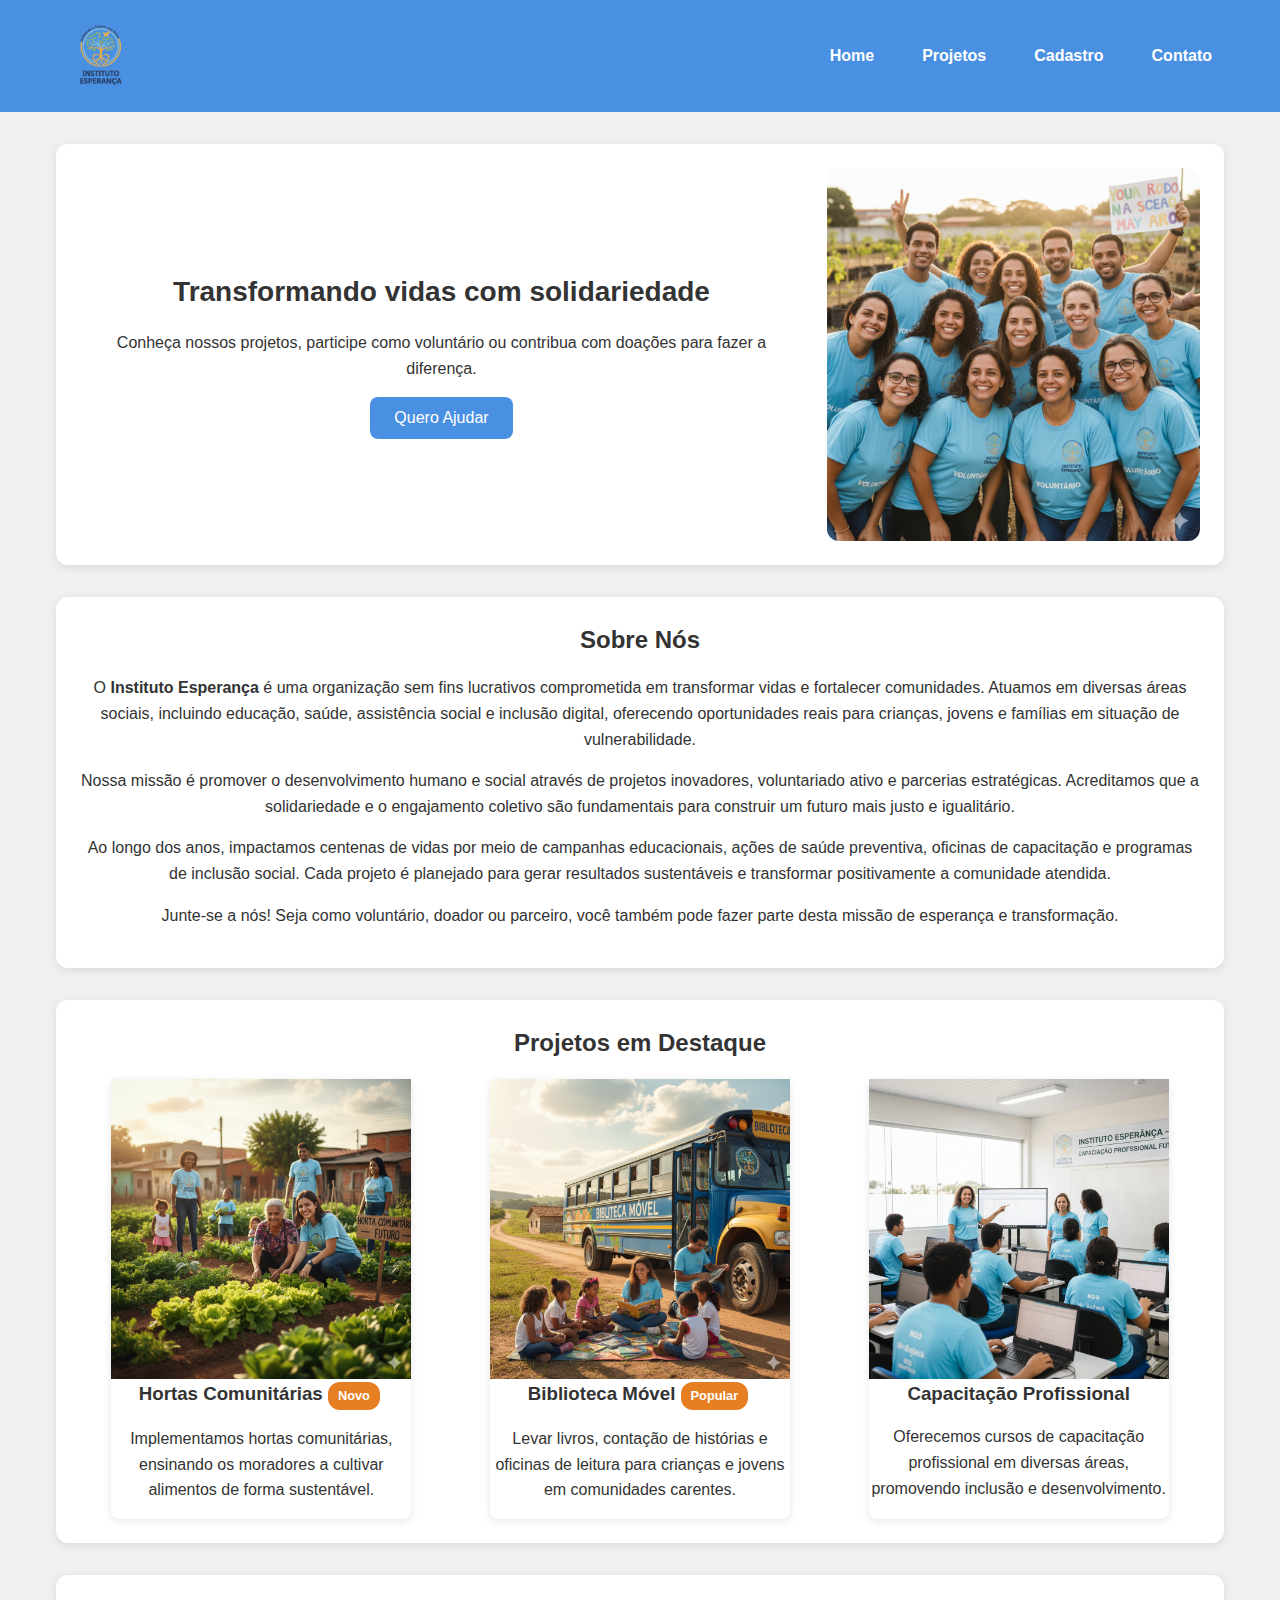
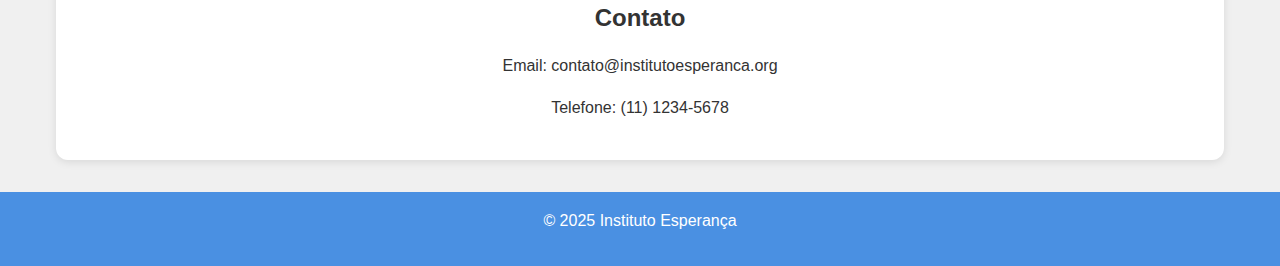
<file: Instituto esperanca/index.html>
<!DOCTYPE html>
<html lang="pt-br">
<head>
<meta charset="UTF-8">
<meta name="viewport" content="width=device-width, initial-scale=1.0">
<title>Instituto Esperança - Página Inicial</title>
<link rel="stylesheet" href="assets/styles/layout.css">
<link rel="stylesheet" href="assets/styles/menu.css">
<link rel="stylesheet" href="assets/styles/components.css">
<link rel="stylesheet" href="assets/styles/forms.css">
<script src="assets/scripts/dropdown.js"></script>
<script src="assets/scripts/spa.js"></script>

</head>
<body>

<!-- ALERT DE SUCESSO -->
<div id="alert-success" class="alert success" style="display:none;">
    Formulário enviado com sucesso!
</div>

<header>
    <nav class="navbar container">
        <!-- Logo -->
        <div class="logo">
            <img src="assets/images/institutoEsperanca.png" alt="Instituto Esperança">
        </div>

        <!-- Menu -->
        <ul id="menu">
            <li><a href="index.html">Home</a></li>
            <li>
                <a href="#">Projetos</a>
                <ul>
                    <li><a href="projetos.html">Todos Projetos</a></li>
                    <li><a href="voluntariado.html">Voluntariado</a></li>
                    <li><a href="doacoes.html">Doações</a></li>
                </ul>
            </li>
            <li><a href="cadastro.html">Cadastro</a></li>
            <li><a href="contato.html">Contato</a></li>
        </ul>

        <!-- Hamburger -->
        <div class="hamburger" id="hamburger">
            <div></div>
            <div></div>
            <div></div>
        </div>
    </nav>
</header>

<main class="container">

    <!-- Hero Section -->
    <section class="hero">
        <div class="hero-text">
            <h2>Transformando vidas com solidariedade</h2>
            <p>Conheça nossos projetos, participe como voluntário ou contribua com doações para fazer a diferença.</p>
            <button onclick="openModal()">Quero Ajudar</button>
        </div>
        <div class="hero-image">
            <img src="assets/images/voluntariado.png" alt="Imagem de voluntariado">
        </div>
    </section>

    <!-- Sobre Nós -->
    <section class="sobre-nos">
        <h2>Sobre Nós</h2>
        <p>
            O <strong>Instituto Esperança</strong> é uma organização sem fins lucrativos comprometida em transformar vidas e fortalecer comunidades. 
            Atuamos em diversas áreas sociais, incluindo educação, saúde, assistência social e inclusão digital, oferecendo oportunidades reais 
            para crianças, jovens e famílias em situação de vulnerabilidade.
        </p>
        <p>
            Nossa missão é promover o desenvolvimento humano e social através de projetos inovadores, voluntariado ativo e parcerias estratégicas. 
            Acreditamos que a solidariedade e o engajamento coletivo são fundamentais para construir um futuro mais justo e igualitário.
        </p>
        <p>
            Ao longo dos anos, impactamos centenas de vidas por meio de campanhas educacionais, ações de saúde preventiva, oficinas de capacitação 
            e programas de inclusão social. Cada projeto é planejado para gerar resultados sustentáveis e transformar positivamente a comunidade atendida.
        </p>
        <p>
            Junte-se a nós! Seja como voluntário, doador ou parceiro, você também pode fazer parte desta missão de esperança e transformação.
        </p>
    </section>   

    <!-- Projetos em Destaque (sempre visível na home) -->
    <section class="projetos-destaque">
        <h2>Projetos em Destaque</h2>
        <div class="cards-grid">
            <div class="card">
                <img src="assets/images/projeto1.png" alt="Projeto 1">
                <h3>Hortas Comunitárias <span class="badge">Novo</span></h3>
                <p>Implementamos hortas comunitárias, ensinando os moradores a cultivar alimentos de forma sustentável.</p>
            </div>
            <div class="card">
                <img src="assets/images/projeto2.png" alt="Projeto 2">
                <h3>Biblioteca Móvel <span class="badge">Popular</span></h3>
                <p>Levar livros, contação de histórias e oficinas de leitura para crianças e jovens em comunidades carentes.</p>
            </div>
            <div class="card">
                <img src="assets/images/projeto3.png" alt="Projeto 3">
                <h3>Capacitação Profissional</h3>
                <p>Oferecemos cursos de capacitação profissional em diversas áreas, promovendo inclusão e desenvolvimento.</p>
            </div>
        </div>
    </section>

    <!-- Contato -->
    <section class="contato">
        <h2>Contato</h2>
        <p>Email: contato@institutoesperanca.org</p>
        <p>Telefone: (11) 1234-5678</p>
    </section>

</main>

<!-- Modal -->
<div id="modal" class="modal">
    <div class="modal-content">
        <h3>Confirmação</h3>
        <p>Deseja realmente enviar o formulário de inscrição?</p>
        <button onclick="closeModal()">Cancelar</button>
        <button onclick="confirmModal()">Confirmar</button>
    </div>
</div>

<footer>
    <p>© 2025 Instituto Esperança</p>
</footer>

</body>
</html>
</file>
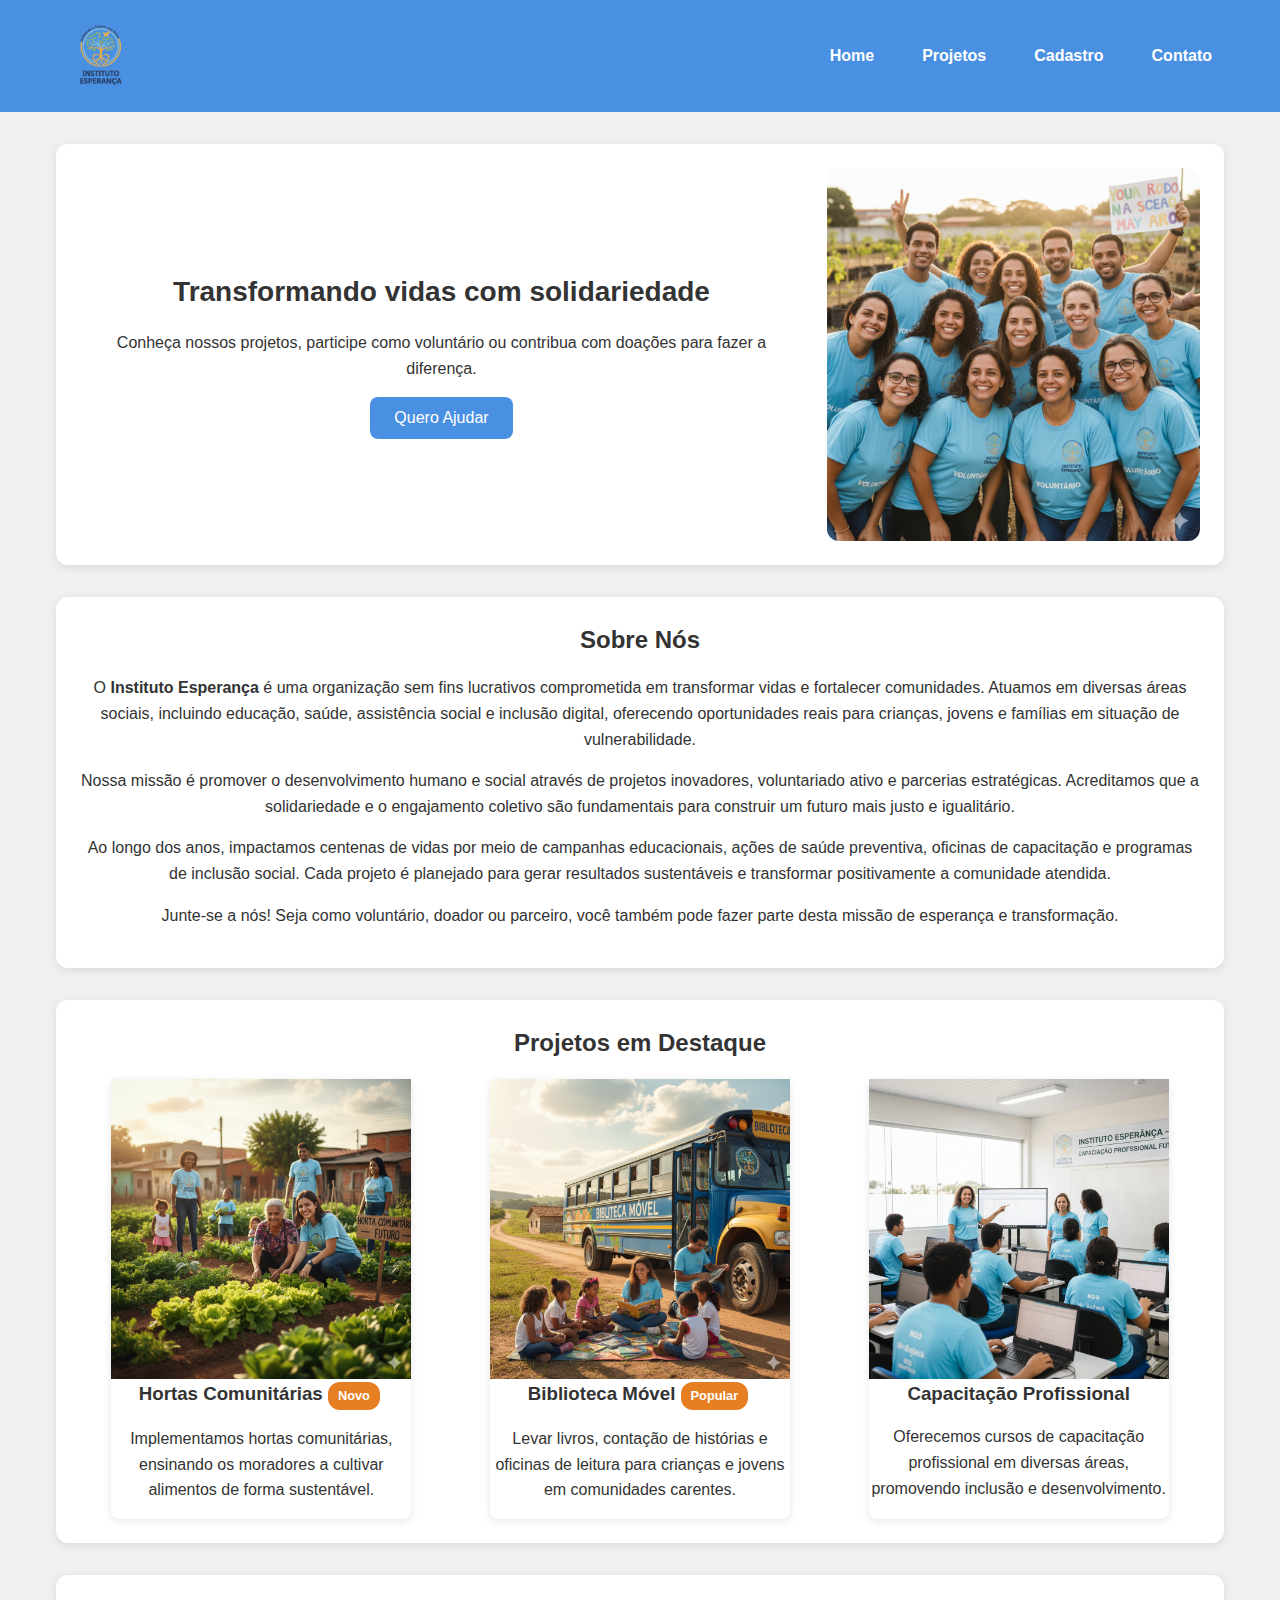
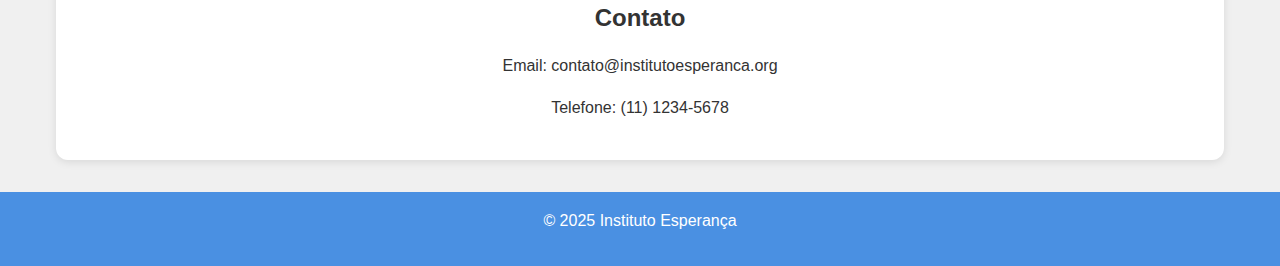
<file: Instituto esperanca/Instituto esperanca/index.html>
<!DOCTYPE html>
<html lang="pt-br">
<head>
<meta charset="UTF-8">
<meta name="viewport" content="width=device-width, initial-scale=1.0">
<title>Instituto Esperança - Página Inicial</title>
<link rel="stylesheet" href="assets/styles/layout.css">
<link rel="stylesheet" href="assets/styles/menu.css">
<link rel="stylesheet" href="assets/styles/components.css">
<link rel="stylesheet" href="assets/styles/forms.css">
<script src="assets/scripts/dropdown.js"></script>
<script src="assets/scripts/flashMensagem.js">
    
</script>
</head>
<body>

<!-- ALERT DE SUCESSO -->
<div id="alert-success" class="alert success" style="display:none;">
    Formulário enviado com sucesso!
</div>

<header>
    <nav class="navbar container">
        <!-- Logo -->
        <div class="logo">
            <img src="assets/images/institutoEsperanca.png" alt="Instituto Esperança">
        </div>

        <!-- Menu -->
        <ul id="menu">
            <li><a href="index.html">Home</a></li>
            <li>
                <a href="#">Projetos</a>
                <ul>
                    <li><a href="projetos.html">Todos Projetos</a></li>
                    <li><a href="#">Voluntariado</a></li>
                    <li><a href="#">Doações</a></li>
                </ul>
            </li>
            <li><a href="cadastro.html">Cadastro</a></li>
            <li><a href="#">Contato</a></li>
        </ul>

        <!-- Hamburger -->
        <div class="hamburger" id="hamburger">
            <div></div>
            <div></div>
            <div></div>
        </div>
    </nav>
</header>

<main class="container">

    <!-- Hero Section -->
    <section class="hero">
        <div class="hero-text">
            <h2>Transformando vidas com solidariedade</h2>
            <p>Conheça nossos projetos, participe como voluntário ou contribua com doações para fazer a diferença.</p>
            <button onclick="openModal()">Quero Ajudar</button>
        </div>
        <div class="hero-image">
            <img src="assets/images/voluntariado.png" alt="Imagem de voluntariado">
        </div>
    </section>

    <!-- Sobre Nós -->
    <section class="sobre-nos">
        <h2>Sobre Nós</h2>
        <p>
            O <strong>Instituto Esperança</strong> é uma organização sem fins lucrativos comprometida em transformar vidas e fortalecer comunidades. 
            Atuamos em diversas áreas sociais, incluindo educação, saúde, assistência social e inclusão digital, oferecendo oportunidades reais 
            para crianças, jovens e famílias em situação de vulnerabilidade.
        </p>
        <p>
            Nossa missão é promover o desenvolvimento humano e social através de projetos inovadores, voluntariado ativo e parcerias estratégicas. 
            Acreditamos que a solidariedade e o engajamento coletivo são fundamentais para construir um futuro mais justo e igualitário.
        </p>
        <p>
            Ao longo dos anos, impactamos centenas de vidas por meio de campanhas educacionais, ações de saúde preventiva, oficinas de capacitação 
            e programas de inclusão social. Cada projeto é planejado para gerar resultados sustentáveis e transformar positivamente a comunidade atendida.
        </p>
        <p>
            Junte-se a nós! Seja como voluntário, doador ou parceiro, você também pode fazer parte desta missão de esperança e transformação.
        </p>
    </section>   

    <!-- Projetos -->
    <section>
        <h2>Projetos em Destaque</h2>
        <div class="cards-grid">
            <div class="card">
                <img src="assets/images/projeto1.png" alt="Projeto 1">
                <h3>Hortas Comunitárias <span class="badge">Novo</span></h3>
                <p>Implementamos hortas comunitárias, ensinando os moradores a cultivar alimentos de forma sustentável.</p>
            </div>
            <div class="card">
                <img src="assets/images/projeto2.png" alt="Projeto 2">
                <h3>Biblioteca Móvel <span class="badge">Popular</span></h3>
                <p>Levar livros, contação de histórias e oficinas de leitura para crianças e jovens em comunidades carentes.</p>
            </div>
            <div class="card">
                <img src="assets/images/projeto3.png" alt="Projeto 3">
                <h3>Capacitação Profissional</h3>
                <p>Oferecemos cursos de capacitação profissional em diversas áreas, promovendo inclusão e desenvolvimento.</p>
            </div>
        </div>
    </section>

    <!-- Contato -->
    <section>
        <h2>Contato</h2>
        <p>Email: contato@institutoesperanca.org</p>
        <p>Telefone: (11) 1234-5678</p>
    </section>

</main>

<!-- Modal -->
<div id="modal" class="modal">
    <div class="modal-content">
        <h3>Confirmação</h3>
        <p>Deseja realmente enviar o formulário de inscrição?</p>
        <button onclick="closeModal()">Cancelar</button>
        <button onclick="confirmModal()">Confirmar</button>
    </div>
</div>

<footer>
    <p>© 2025 Instituto Esperança</p>
</footer>

</body>
</html>
</file>
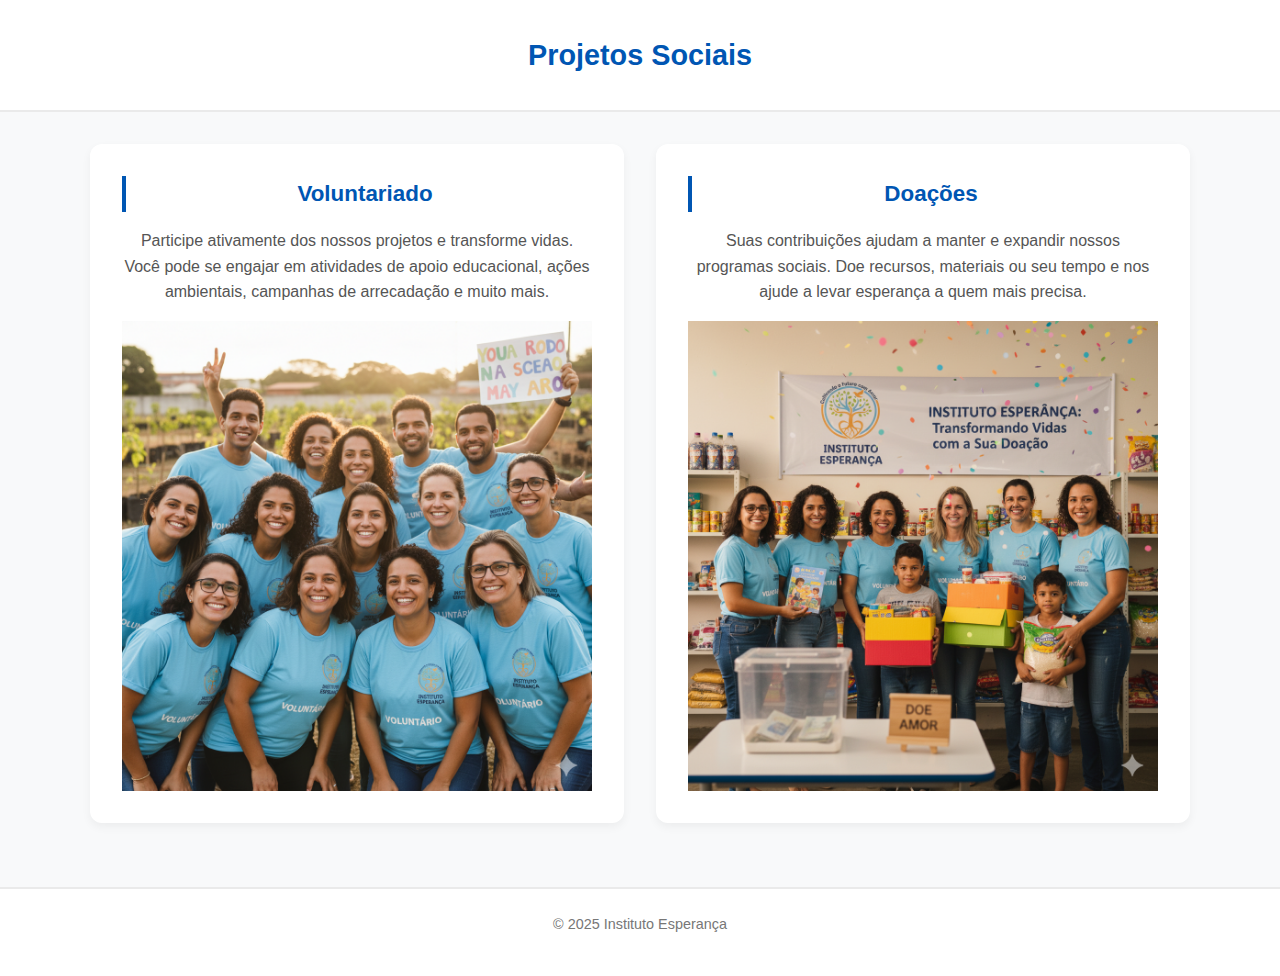
<file: Instituto esperanca/projetos.html>
<!DOCTYPE html>
<html lang="pt-br">
<head>
<meta charset="UTF-8">
<meta name="viewport" content="width=device-width, initial-scale=1.0">
<title>Projetos - Instituto Esperança</title>
<link rel="stylesheet" href="assets/styles/layout.css">
<link rel="stylesheet" href="assets/styles/components.css">
<link rel="stylesheet" href="assets/styles/projetos.css">
</head>
<body>

<header>
    <h1>Projetos Sociais</h1>
</header>

<main>
    <section>
        <h2>Voluntariado</h2>
        <p>Participe ativamente dos nossos projetos e transforme vidas. Você pode se engajar em atividades de apoio educacional, ações ambientais, campanhas de arrecadação e muito mais.</p>
        <img src="assets/images/voluntariado.png" alt="Imagem de voluntariado">
    </section>

    <section>
        <h2>Doações</h2>
        <p>Suas contribuições ajudam a manter e expandir nossos programas sociais. Doe recursos, materiais ou seu tempo e nos ajude a levar esperança a quem mais precisa.</p>
        <img src="assets/images/doacao.png" alt="Imagem de voluntariado">
    </section>
</main>

<footer>
    <p>© 2025 Instituto Esperança</p>
</footer>

</body>
</html>
</file>
<file: Instituto esperanca/assets/styles/layout.css>
/* ------------------------------
   BASE
-------------------------------- */
body {
    margin: 0;
    font-family: Arial, sans-serif;
    background-color: #f0f0f0;
    color: #333;
    line-height: 1.6;
}

h1,h2,h3 { margin: 0 0 16px 0; }
p { margin: 0 0 16px 0; }
img { max-width: 100%; display: block; }

/* ------------------------------
   CONTAINER PRINCIPAL
-------------------------------- */
.container {
    max-width: 1200px;
    margin: 0 auto;      /* centraliza horizontalmente */
    padding: 0 16px;     /* dá espaço nas laterais */
    box-sizing: border-box;
}

/* ------------------------------
   HEADER
-------------------------------- */
header {
    background-color: #4A90E2;
    color: white;
    padding: 16px 0;
    text-align: center;
}

header h1 {
    margin: 0;
}

/* ------------------------------
   HERO
-------------------------------- */
.hero {
    display: flex;
    flex-wrap: wrap;
    align-items: center;
    justify-content: center; /* centraliza horizontalmente */
    margin: 32px 0;
    gap: 24px;
    text-align: center; /* centraliza texto interno */
}

.hero-text {
    flex: 1 1 400px;
}

.hero-text h2 { font-size: 28px; margin-bottom: 16px; }
.hero-text p { font-size: 16px; }

.hero-image {
    flex: 1 1 50px;
}

.hero-image img {
    border-radius: 12px;
    max-width: 100%;
    height: auto;
}

/* ------------------------------
   SEÇÕES
-------------------------------- */
section {
    background-color: white;
    padding: 24px;
    border-radius: 12px;
    margin-bottom: 32px;
    box-shadow: 0 2px 8px rgba(0,0,0,0.1);
    text-align: center;
}

/* ------------------------------
   GRID DE CARDS
-------------------------------- */
.cards-grid {
    display: grid;
    grid-template-columns: repeat(auto-fit, minmax(280px, 1fr));
    gap: 16px;
    justify-items: center; /* centraliza cada card dentro da grid */
}

.card {
    background-color: #fff;
    border-radius: 8px;
    padding: 16px;
    box-shadow: 0 2px 8px rgba(0,0,0,0.1);
    width: 100%;
    max-width: 300px; /* mantém cards uniformes */
}

/* ------------------------------
   FOOTER
-------------------------------- */
footer {
    background-color: #4A90E2;
    color: white;
    text-align: center;
    padding: 16px 0;
}

/* ------------------------------
   RESPONSIVIDADE
-------------------------------- */
@media (max-width: 768px) {
    .hero {
        flex-direction: column; /* hero vira coluna no mobile */
    }
}
</file>
<file: Instituto esperanca/assets/styles/menu.css>
/* Menu principal */
.navbar {
    display: flex;
    justify-content: space-between;
    align-items: center;
    background-color: var(--cor-primaria, #4A90E2);
    padding: 16px;
    color: white;
    height: 80px; /* define altura fixa do navbar */
}

/* Logo maior visualmente sem aumentar o navbar */
.logo img {
    max-height: 60px; /* mantém dentro do navbar */
    width: auto;
    transform: scale(1.5); /* aumenta visualmente sem mexer no fundo */
    transform-origin: left center; /* alinha o aumento para o canto do navbar */
    transition: transform 0.3s ease;
}

/* Menu */
.navbar ul {
    list-style: none;
    display: flex;
    gap: 24px;
    margin: 0;
    padding: 0;
    align-items: center;
}

.navbar li {
    position: relative;
}

.navbar a {
    text-decoration: none;
    color: white;
    font-weight: bold;
    padding: 8px 12px;
}

/* Dropdown */
.navbar li ul {
    display: none;
    position: absolute;
    top: 100%;
    left: 0;
    background-color: var(--cor-primaria, #4A90E2);
    padding: 8px 0;
    border-radius: 8px;
    min-width: 180px;
}

.navbar li:hover ul {
    display: block;
}

.navbar li ul li {
    padding: 8px 16px;
}

/* Botão hambúrguer */
.hamburger {
    display: none;
    flex-direction: column;
    gap: 4px;
    cursor: pointer;
}

.hamburger div {
    width: 25px;
    height: 3px;
    background-color: white;
}

/* Responsivo */
@media (max-width: 768px) {
    .navbar ul {
        display: none;
        flex-direction: column;
        width: 100%;
        margin-top: 8px;
        background-color: var(--cor-primaria, #4A90E2);
        border-radius: 8px;
    }

    .navbar ul.active {
        display: flex;
    }

    .hamburger {
        display: flex;
    }

    .logo img {
        transform: scale(1.2); /* menor escala no mobile */
        max-height: 50px; /* mantém dentro do navbar */
    }
}

@media (max-width: 480px) {
    .logo img {
        transform: scale(1.1); /* ainda menor em celulares pequenos */
        max-height: 40px;
    }
}
</file>
<file: Instituto esperanca/assets/styles/components.css>
/* =============================
   Cards
============================= */
.card {
    background-color: var(--cor-neutra-1);
    border-radius: 8px;
    padding: var(--space-16);
    box-shadow: 0 2px 8px rgba(0,0,0,0.1);
    transition: transform 0.2s ease, box-shadow 0.2s ease;
}

.card:hover {
    transform: translateY(-4px);
    box-shadow: 0 6px 16px rgba(0,0,0,0.15);
}

/* =============================
   Botões
============================= */
button {
    background-color: var(--cor-primaria, #4A90E2);
    color: white;
    border: none;
    padding: 12px 24px;
    font-size: 1rem;
    border-radius: 8px;
    cursor: pointer;
    transition: all 0.2s ease;
}

button:hover {
    background-color: #357ABD;
}

button:focus {
    outline: 3px solid #FFD700;
}

button:active {
    transform: scale(0.97);
}

/* =============================
   Alerts
============================= */
.alert {
    padding: 12px 20px;
    border-radius: 6px;
    margin-bottom: 16px;
    font-weight: bold;
}

.alert.success { background-color: #2ECC71; color: white; }
.alert.error { background-color: #E74C3C; color: white; }
.alert.info { background-color: #3498DB; color: white; }

/* =============================
   Toasts
============================= */
.toast {
    position: fixed;
    bottom: 20px;
    right: 20px;
    background-color: #333;
    color: white;
    padding: 12px 20px;
    border-radius: 8px;
    opacity: 0;
    transform: translateY(50px);
    transition: all 0.4s ease;
    z-index: 999;
    max-width: 300px;
    word-wrap: break-word;
}

.toast.show {
    opacity: 1;
    transform: translateY(0);
}

/* =============================
   Modals
============================= */
.modal {
    position: fixed;
    top: 0;
    left: 0;
    width: 100%;
    height: 100%;
    background-color: rgba(0,0,0,0.6);
    display: none;
    justify-content: center;
    align-items: center;
    z-index: 1000;
}

.modal-content {
    background-color: white;
    padding: 24px;
    border-radius: 8px;
    max-width: 500px;
    width: 90%;
}

/* =============================
   Badges
============================= */
.badge {
    display: inline-block;
    padding: 4px 10px;
    border-radius: 12px;
    font-size: 0.8rem;
    font-weight: bold;
    color: white;
    background-color: var(--cor-secundaria, #E67E22);
    margin-right: 4px;
    transition: background-color 0.2s ease;
}

.badge:hover {
    background-color: #D35400;
}
</file>
<file: Instituto esperanca/assets/styles/forms.css>
.cadastro-form {
	background-color: #fff;
	padding: 2rem;
	border-radius: 1rem;
	box-shadow: 0 4px 12px rgba(0, 0, 0, 0.08);
	display: flex;
	flex-direction: column;
	gap: 1.5rem;
	margin-top: 1rem;
	margin-bottom: 2rem;
}

.form-group {
	display: flex;
	flex-direction: column;
}

.form-group label {
	font-weight: 600;
	margin-bottom: 0.4rem;
	color: #333;
}

.form-group input {
	padding: 0.75rem;
	border: 1px solid #ccc;
	border-radius: 0.5rem;
	font-size: 1rem;
	transition: border-color 0.3s, box-shadow 0.3s;
}

.form-group input:focus {
	border-color: #004aad;
	box-shadow: 0 0 0 3px rgba(0, 74, 173, 0.1);
	outline: none;
}

.form-row {
	display: flex;
	flex-wrap: wrap;
	gap: 1rem;
}

.form-row .form-group {
	flex: 1;
	min-width: 150px;
}

.btn-primary {
	background-color: #004aad;
	color: #fff;
	font-weight: 600;
	padding: 0.9rem;
	border: none;
	border-radius: 0.6rem;
	cursor: pointer;
	font-size: 1rem;
	transition: background-color 0.3s, transform 0.1s;
}

.btn-primary:hover {
	background-color: #003a8b;
}

.btn-primary:active {
	transform: scale(0.97);
}

/* Responsividade */
@media (max-width: 480px) {
	.page-header h1 {
		font-size: 1.4rem;
	}

	.cadastro-form {
		padding: 1.5rem;
	}

	.form-row {
		flex-direction: column;
	}
}
</file>
<file: Instituto esperanca/Instituto esperanca/assets/styles/layout.css>
/* ------------------------------
   BASE
-------------------------------- */
body {
    margin: 0;
    font-family: Arial, sans-serif;
    background-color: #f0f0f0;
    color: #333;
    line-height: 1.6;
}

h1,h2,h3 { margin: 0 0 16px 0; }
p { margin: 0 0 16px 0; }
img { max-width: 100%; display: block; }

/* ------------------------------
   CONTAINER PRINCIPAL
-------------------------------- */
.container {
    max-width: 1200px;
    margin: 0 auto;      /* centraliza horizontalmente */
    padding: 0 16px;     /* dá espaço nas laterais */
    box-sizing: border-box;
}

/* ------------------------------
   HEADER
-------------------------------- */
header {
    background-color: #4A90E2;
    color: white;
    padding: 16px 0;
    text-align: center;
}

header h1 {
    margin: 0;
}

/* ------------------------------
   HERO
-------------------------------- */
.hero {
    display: flex;
    flex-wrap: wrap;
    align-items: center;
    justify-content: center; /* centraliza horizontalmente */
    margin: 32px 0;
    gap: 24px;
    text-align: center; /* centraliza texto interno */
}

.hero-text {
    flex: 1 1 400px;
}

.hero-text h2 { font-size: 28px; margin-bottom: 16px; }
.hero-text p { font-size: 16px; }

.hero-image {
    flex: 1 1 50px;
}

.hero-image img {
    border-radius: 12px;
    max-width: 100%;
    height: auto;
}

/* ------------------------------
   SEÇÕES
-------------------------------- */
section {
    background-color: white;
    padding: 24px;
    border-radius: 12px;
    margin-bottom: 32px;
    box-shadow: 0 2px 8px rgba(0,0,0,0.1);
    text-align: center;
}

/* ------------------------------
   GRID DE CARDS
-------------------------------- */
.cards-grid {
    display: grid;
    grid-template-columns: repeat(auto-fit, minmax(280px, 1fr));
    gap: 16px;
    justify-items: center; /* centraliza cada card dentro da grid */
}

.card {
    background-color: #fff;
    border-radius: 8px;
    padding: 16px;
    box-shadow: 0 2px 8px rgba(0,0,0,0.1);
    width: 100%;
    max-width: 300px; /* mantém cards uniformes */
}

/* ------------------------------
   FOOTER
-------------------------------- */
footer {
    background-color: #4A90E2;
    color: white;
    text-align: center;
    padding: 16px 0;
}

/* ------------------------------
   RESPONSIVIDADE
-------------------------------- */
@media (max-width: 768px) {
    .hero {
        flex-direction: column; /* hero vira coluna no mobile */
    }
}
</file>
<file: Instituto esperanca/Instituto esperanca/assets/styles/menu.css>
/* Menu principal */
.navbar {
    display: flex;
    justify-content: space-between;
    align-items: center;
    background-color: var(--cor-primaria, #4A90E2);
    padding: 16px;
    color: white;
    height: 80px; /* define altura fixa do navbar */
}

/* Logo maior visualmente sem aumentar o navbar */
.logo img {
    max-height: 60px; /* mantém dentro do navbar */
    width: auto;
    transform: scale(1.5); /* aumenta visualmente sem mexer no fundo */
    transform-origin: left center; /* alinha o aumento para o canto do navbar */
    transition: transform 0.3s ease;
}

/* Menu */
.navbar ul {
    list-style: none;
    display: flex;
    gap: 24px;
    margin: 0;
    padding: 0;
    align-items: center;
}

.navbar li {
    position: relative;
}

.navbar a {
    text-decoration: none;
    color: white;
    font-weight: bold;
    padding: 8px 12px;
}

/* Dropdown */
.navbar li ul {
    display: none;
    position: absolute;
    top: 100%;
    left: 0;
    background-color: var(--cor-primaria, #4A90E2);
    padding: 8px 0;
    border-radius: 8px;
    min-width: 180px;
}

.navbar li:hover ul {
    display: block;
}

.navbar li ul li {
    padding: 8px 16px;
}

/* Botão hambúrguer */
.hamburger {
    display: none;
    flex-direction: column;
    gap: 4px;
    cursor: pointer;
}

.hamburger div {
    width: 25px;
    height: 3px;
    background-color: white;
}

/* Responsivo */
@media (max-width: 768px) {
    .navbar ul {
        display: none;
        flex-direction: column;
        width: 100%;
        margin-top: 8px;
        background-color: var(--cor-primaria, #4A90E2);
        border-radius: 8px;
    }

    .navbar ul.active {
        display: flex;
    }

    .hamburger {
        display: flex;
    }

    .logo img {
        transform: scale(1.2); /* menor escala no mobile */
        max-height: 50px; /* mantém dentro do navbar */
    }
}

@media (max-width: 480px) {
    .logo img {
        transform: scale(1.1); /* ainda menor em celulares pequenos */
        max-height: 40px;
    }
}
</file>
<file: Instituto esperanca/Instituto esperanca/assets/styles/components.css>
/* =============================
   Cards
============================= */
.card {
    background-color: var(--cor-neutra-1);
    border-radius: 8px;
    padding: var(--space-16);
    box-shadow: 0 2px 8px rgba(0,0,0,0.1);
    transition: transform 0.2s ease, box-shadow 0.2s ease;
}

.card:hover {
    transform: translateY(-4px);
    box-shadow: 0 6px 16px rgba(0,0,0,0.15);
}

/* =============================
   Botões
============================= */
button {
    background-color: var(--cor-primaria, #4A90E2);
    color: white;
    border: none;
    padding: 12px 24px;
    font-size: 1rem;
    border-radius: 8px;
    cursor: pointer;
    transition: all 0.2s ease;
}

button:hover {
    background-color: #357ABD;
}

button:focus {
    outline: 3px solid #FFD700;
}

button:active {
    transform: scale(0.97);
}

/* =============================
   Alerts
============================= */
.alert {
    padding: 12px 20px;
    border-radius: 6px;
    margin-bottom: 16px;
    font-weight: bold;
}

.alert.success { background-color: #2ECC71; color: white; }
.alert.error { background-color: #E74C3C; color: white; }
.alert.info { background-color: #3498DB; color: white; }

/* =============================
   Toasts
============================= */
.toast {
    position: fixed;
    bottom: 20px;
    right: 20px;
    background-color: #333;
    color: white;
    padding: 12px 20px;
    border-radius: 8px;
    opacity: 0;
    transform: translateY(50px);
    transition: all 0.4s ease;
    z-index: 999;
    max-width: 300px;
    word-wrap: break-word;
}

.toast.show {
    opacity: 1;
    transform: translateY(0);
}

/* =============================
   Modals
============================= */
.modal {
    position: fixed;
    top: 0;
    left: 0;
    width: 100%;
    height: 100%;
    background-color: rgba(0,0,0,0.6);
    display: none;
    justify-content: center;
    align-items: center;
    z-index: 1000;
}

.modal-content {
    background-color: white;
    padding: 24px;
    border-radius: 8px;
    max-width: 500px;
    width: 90%;
}

/* =============================
   Badges
============================= */
.badge {
    display: inline-block;
    padding: 4px 10px;
    border-radius: 12px;
    font-size: 0.8rem;
    font-weight: bold;
    color: white;
    background-color: var(--cor-secundaria, #E67E22);
    margin-right: 4px;
    transition: background-color 0.2s ease;
}

.badge:hover {
    background-color: #D35400;
}
</file>
<file: Instituto esperanca/Instituto esperanca/assets/styles/forms.css>
.cadastro-form {
	background-color: #fff;
	padding: 2rem;
	border-radius: 1rem;
	box-shadow: 0 4px 12px rgba(0, 0, 0, 0.08);
	display: flex;
	flex-direction: column;
	gap: 1.5rem;
	margin-top: 1rem;
	margin-bottom: 2rem;
}

.form-group {
	display: flex;
	flex-direction: column;
}

.form-group label {
	font-weight: 600;
	margin-bottom: 0.4rem;
	color: #333;
}

.form-group input {
	padding: 0.75rem;
	border: 1px solid #ccc;
	border-radius: 0.5rem;
	font-size: 1rem;
	transition: border-color 0.3s, box-shadow 0.3s;
}

.form-group input:focus {
	border-color: #004aad;
	box-shadow: 0 0 0 3px rgba(0, 74, 173, 0.1);
	outline: none;
}

.form-row {
	display: flex;
	flex-wrap: wrap;
	gap: 1rem;
}

.form-row .form-group {
	flex: 1;
	min-width: 150px;
}

.btn-primary {
	background-color: #004aad;
	color: #fff;
	font-weight: 600;
	padding: 0.9rem;
	border: none;
	border-radius: 0.6rem;
	cursor: pointer;
	font-size: 1rem;
	transition: background-color 0.3s, transform 0.1s;
}

.btn-primary:hover {
	background-color: #003a8b;
}

.btn-primary:active {
	transform: scale(0.97);
}

/* Responsividade */
@media (max-width: 480px) {
	.page-header h1 {
		font-size: 1.4rem;
	}

	.cadastro-form {
		padding: 1.5rem;
	}

	.form-row {
		flex-direction: column;
	}
}
</file>
<file: Instituto esperanca/assets/styles/projetos.css>
body {
    font-family: "Poppins", sans-serif;
    margin: 0;
    background-color: #f8f9fa;
    color: #333;
    display: flex;
    flex-direction: column;
    min-height: 100vh;
}

/* Cabeçalho */
header {
    background-color: #fff;
    text-align: center;
    padding: 2rem 1rem;
    border-bottom: 2px solid #eaeaea;
}

header h1 {
    font-size: 1.8rem;
    font-weight: 600;
    color: #0056b3;
    margin: 0;
}

/* Conteúdo principal */
main {
    flex: 1;
    max-width: 1100px;
    margin: 2rem auto;
    padding: 0 1rem;
    display: grid;
    grid-template-columns: repeat(auto-fit, minmax(300px, 1fr));
    gap: 2rem;
}

section {
    background-color: #fff;
    padding: 2rem;
    border-radius: 12px;
    box-shadow: 0 4px 10px rgba(0, 0, 0, 0.05);
    transition: transform 0.2s, box-shadow 0.2s;
}

section:hover {
    transform: translateY(-5px);
    box-shadow: 0 6px 15px rgba(0, 0, 0, 0.08);
}

section h2 {
    color: #0056b3;
    font-size: 1.4rem;
    margin-bottom: 1rem;
    border-left: 4px solid #0056b3;
    padding-left: 0.75rem;
}

section p {
    color: #555;
    line-height: 1.6;
    font-size: 1rem;
}

/* Rodapé */
footer {
    background-color: #fff;
    text-align: center;
    padding: 1.5rem;
    border-top: 2px solid #eaeaea;
    font-size: 0.9rem;
    color: #777;
}

/* Responsividade */
@media (max-width: 600px) {
    header h1 {
        font-size: 1.5rem;
    }
    section {
        padding: 1.5rem;
    }
}
</file>
